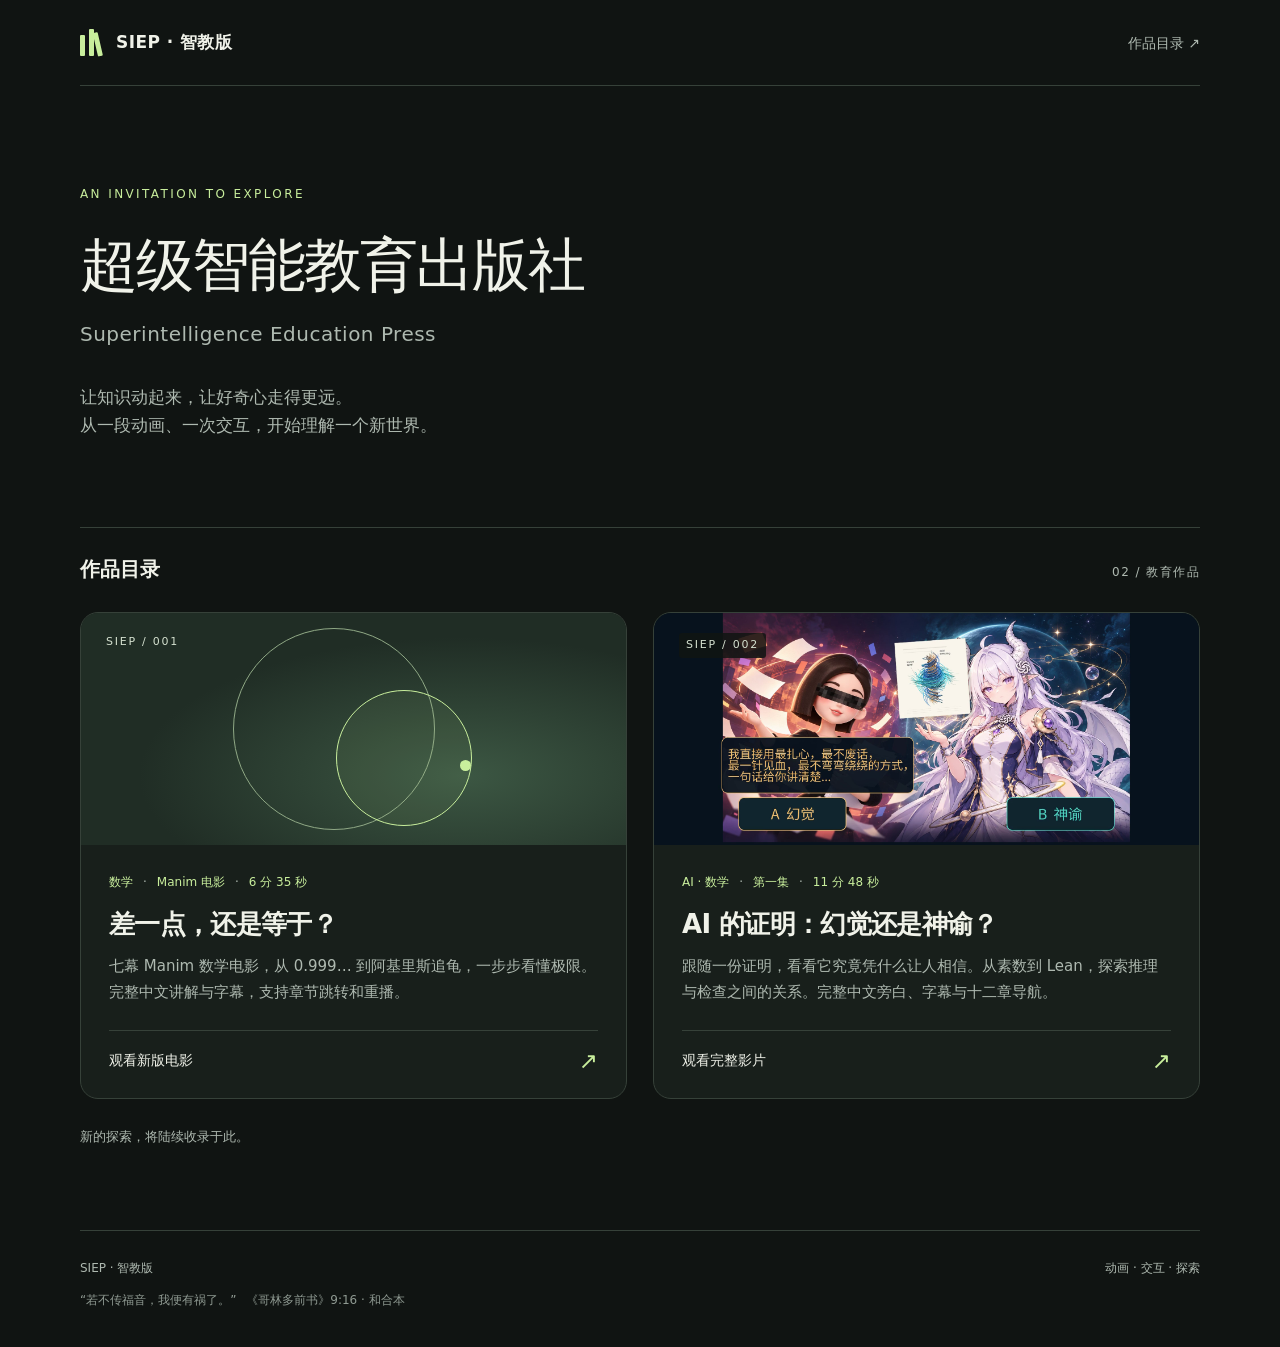
<file: index.html>
<!doctype html>
<html lang="zh-CN">
<head>
  <meta charset="utf-8">
  <meta name="viewport" content="width=device-width, initial-scale=1">
  <meta name="color-scheme" content="dark">
  <meta name="description" content="SIEP · 智教版，超级智能教育出版社的互动教育作品目录。用动画与交互，一起探索值得理解的知识。">
  <title>SIEP · 智教版｜超级智能教育出版社</title>
  <style>
    :root { color-scheme: dark; --bg:#101412; --panel:#181f1b; --ink:#f0f2e9; --muted:#aeb9b0; --line:#364139; --accent:#c8ee9c; }
    * { box-sizing:border-box; }
    html { scroll-behavior:smooth; }
    body { margin:0; background:var(--bg); color:var(--ink); font-family:system-ui,-apple-system,"Segoe UI","PingFang SC","Microsoft YaHei",sans-serif; line-height:1.7; }
    a { color:inherit; }
    a:focus-visible { outline:3px solid var(--accent); outline-offset:7px; }
    .skip { position:absolute; top:-80px; left:24px; padding:10px 18px; background:var(--accent); color:var(--bg); z-index:10; }
    .skip:focus { top:16px; }
    .wrap { width:min(1120px,calc(100% - 96px)); margin-inline:auto; }
    header { display:flex; align-items:center; justify-content:space-between; gap:24px; padding-block:28px; border-bottom:1px solid var(--line); }
    .brand { display:flex; align-items:center; gap:13px; text-decoration:none; font-size:17px; font-weight:700; letter-spacing:.025em; }
    .mark { display:grid; grid-template-columns:repeat(3,5px); gap:4px; align-items:end; height:27px; }
    .mark i { background:var(--accent); height:21px; border-radius:1px; }
    .mark i:nth-child(2) { height:27px; }.mark i:nth-child(3) { height:24px; transform:rotate(-13deg); transform-origin:bottom; }
    nav a { color:var(--muted); font-size:14px; text-decoration:none; padding:8px 0; }
    nav a:hover { color:var(--ink); }
    .hero { padding:92px 0 80px; max-width:840px; }
    .eyebrow { margin:0 0 22px; color:var(--accent); font-size:12px; letter-spacing:.2em; text-transform:uppercase; }
    h1 { font-size:clamp(32px,4.8vw,58px); font-weight:550; line-height:1.35; letter-spacing:-.035em; margin:0 0 12px; }
    .english { font-size:clamp(15px,2vw,20px); color:var(--muted); margin:0; font-weight:400; letter-spacing:.025em; }
    .intro { color:var(--muted); font-size:17px; margin:32px 0 0; max-width:590px; }
    .section-head { display:flex; gap:16px; justify-content:space-between; align-items:baseline; border-top:1px solid var(--line); padding-top:24px; margin-bottom:26px; }
    h2 { font-size:20px; margin:0; font-weight:600; }
    .count { font-size:12px; color:var(--muted); letter-spacing:.12em; }
    .catalog { display:grid; grid-template-columns:repeat(2,minmax(0,1fr)); gap:26px; }
    .work { border:1px solid var(--line); border-radius:18px; overflow:hidden; background:var(--panel); }
    .work-link { display:block; text-decoration:none; height:100%; }
    .work:focus-within { outline:3px solid var(--accent); outline-offset:5px; }
    .work-link:focus-visible { outline:none; }
    .cover { position:relative; height:232px; overflow:hidden; background:radial-gradient(ellipse at 70% 70%,#3c5743 0,transparent 60%),#202d25; }
    .cover::before { content:""; position:absolute; width:200px; height:200px; border:1px solid #8fa885; border-radius:50%; left:calc(50% - 121px); top:15px; }
    .cover::after { content:""; position:absolute; width:134px; height:134px; border:1px solid var(--accent); border-radius:50%; left:calc(50% - 18px); top:77px; background:#c8ee9c0c; }
    .proof-cover::before, .proof-cover::after { display:none; }
    .proof-cover img { width:100%; height:100%; object-fit:cover; }
    .proof-cover .cover-label { padding:3px 7px; background:#101412d9; border-radius:3px; }
    .cover-label { position:absolute; left:25px; top:20px; font-size:11px; letter-spacing:.16em; color:#d4e0cf; }
    .cover-dot { position:absolute; left:calc(50% + 106px); top:147px; width:11px; height:11px; background:var(--accent); border-radius:50%; }
    .work-body { padding:27px 28px 25px; }
    .meta { display:flex; align-items:center; gap:10px; font-size:12px; color:var(--accent); margin:0 0 13px; }
    .meta span+span::before { content:"·"; margin-right:10px; color:var(--muted); }
    h3 { font-size:26px; font-weight:600; line-height:1.4; letter-spacing:-.025em; margin:0 0 12px; }
    .description { margin:0; font-size:15px; color:var(--muted); }
    .open { display:flex; justify-content:space-between; align-items:center; border-top:1px solid var(--line); margin-top:25px; padding-top:18px; font-size:14px; }
    .arrow { color:var(--accent); font-size:23px; line-height:1; transition:transform .2s ease; }
    .work-link:hover .arrow { transform:translateX(5px); }
    .work-link:hover h3 { color:var(--accent); }
    .catalog-note { margin:27px 0 0; color:var(--muted); font-size:13px; }
    footer { border-top:1px solid var(--line); margin-top:82px; padding:27px 0 36px; display:flex; flex-wrap:wrap; justify-content:space-between; gap:12px; color:var(--muted); font-size:12px; }
    footer p { margin:0; }
    .footer-verse { width:100%; margin:0; color:#8f9a92; text-align:left; }
    .footer-verse p { display:inline; color:inherit; font-size:12px; line-height:1.7; }
    .footer-verse cite { display:inline; margin-left:6px; color:inherit; font-size:12px; font-style:normal; }
    @media(min-width:900px) { .hero { padding-block:98px 87px; } }
    @media(max-width:680px) { .wrap { width:calc(100% - 40px); } header { padding-block:22px; } .brand { font-size:15px; } .hero { padding-block:62px 55px; } .intro { font-size:16px; } .catalog { grid-template-columns:1fr; } .cover { height:220px; } .work-body { padding:24px; } h3 { font-size:25px; } footer { margin-top:60px; flex-direction:column; } }
    @media(prefers-reduced-motion:reduce) { html { scroll-behavior:auto; } .arrow { transition:none; } }
  </style>
</head>
<body>
  <a class="skip" href="#catalog">跳至作品目录</a>
  <div class="wrap">
    <header>
      <a class="brand" href="./index.html" aria-label="SIEP 智教版首页"><span class="mark" aria-hidden="true"><i></i><i></i><i></i></span>SIEP · 智教版</a>
      <nav aria-label="主导航"><a href="#catalog">作品目录 ↗</a></nav>
    </header>
    <main>
      <section class="hero" aria-labelledby="publisher-title">
        <p class="eyebrow" lang="en">An invitation to explore</p>
        <h1 id="publisher-title">超级智能教育出版社</h1>
        <p class="english" lang="en">Superintelligence Education Press</p>
        <p class="intro">让知识动起来，让好奇心走得更远。<br>从一段动画、一次交互，开始理解一个新世界。</p>
      </section>
      <section id="catalog" aria-labelledby="catalog-title">
        <div class="section-head"><h2 id="catalog-title">作品目录</h2><span class="count">02 / 教育作品</span></div>
        <div class="catalog">
          <article class="work">
            <a class="work-link" href="works/limits/index.html" aria-labelledby="limits-title" aria-describedby="limits-description">
              <div class="cover" aria-hidden="true"><span class="cover-label">SIEP / 001</span><span class="cover-dot"></span></div>
              <div class="work-body">
                <p class="meta"><span>数学</span><span>Manim 电影</span><span>6 分 35 秒</span></p>
                <h3 id="limits-title">差一点，还是等于？</h3>
                <p class="description" id="limits-description">七幕 Manim 数学电影，从 0.999… 到阿基里斯追龟，一步步看懂极限。完整中文讲解与字幕，支持章节跳转和重播。</p>
                <div class="open"><span>观看新版电影</span><span class="arrow" aria-hidden="true">↗</span></div>
              </div>
            </a>
          </article>
          <article class="work">
            <a class="work-link" href="works/ai-proof-episode-1/" aria-labelledby="ai-proof-title" aria-describedby="ai-proof-description">
              <div class="cover proof-cover" aria-hidden="true"><img src="works/ai-proof-episode-1/assets/opening-v2.png" alt="" loading="lazy"><span class="cover-label">SIEP / 002</span></div>
              <div class="work-body">
                <p class="meta"><span>AI · 数学</span><span>第一集</span><span>11 分 48 秒</span></p>
                <h3 id="ai-proof-title">AI 的证明：幻觉还是神谕？</h3>
                <p class="description" id="ai-proof-description">跟随一份证明，看看它究竟凭什么让人相信。从素数到 Lean，探索推理与检查之间的关系。完整中文旁白、字幕与十二章导航。</p>
                <div class="open"><span>观看完整影片</span><span class="arrow" aria-hidden="true">↗</span></div>
              </div>
            </a>
          </article>
        </div>
        <p class="catalog-note">新的探索，将陆续收录于此。</p>
      </section>
    </main>
    <footer>
      <p>SIEP · 智教版</p><p>动画 · 交互 · 探索</p>
      <blockquote class="footer-verse">
        <p>“若不传福音，我便有祸了。”</p>
        <cite>《哥林多前书》9:16 · 和合本</cite>
      </blockquote>
    </footer>
  </div>
</body>
</html>
</file>
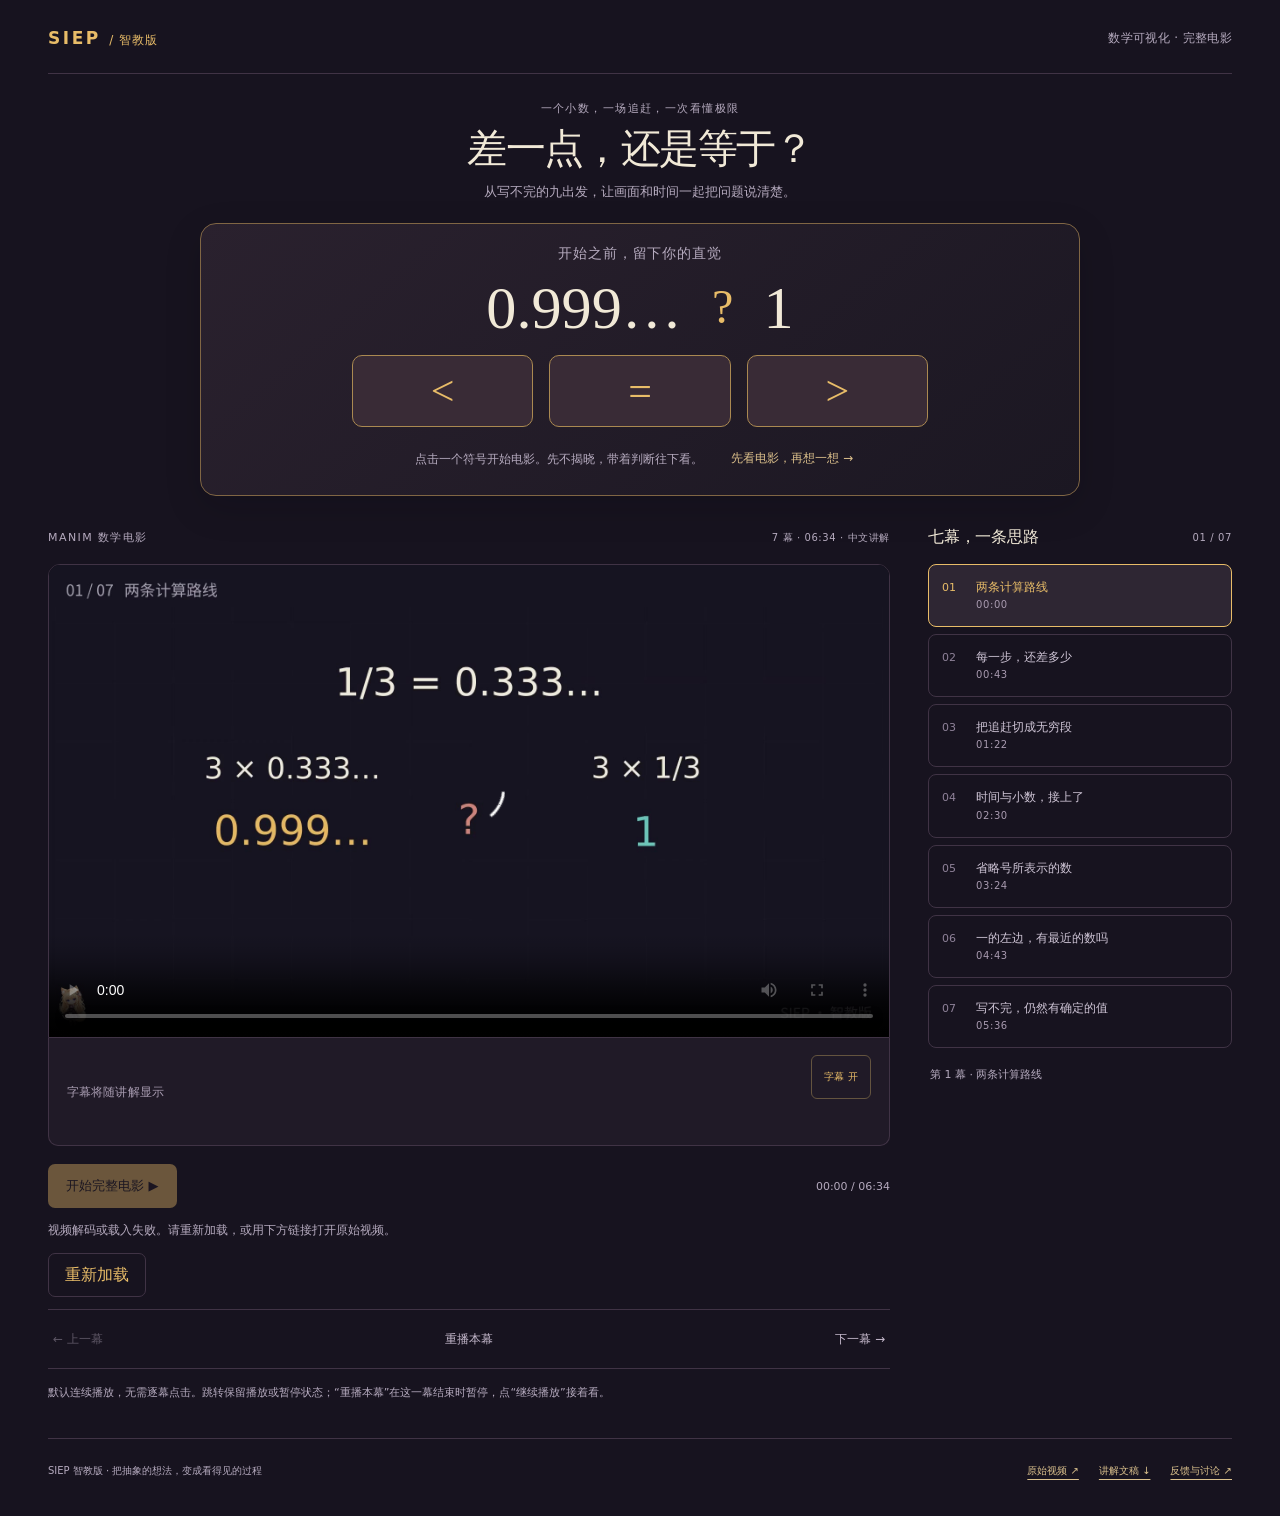
<file: works/limits/index.html>
<!doctype html>
<html lang="zh-CN">
<head>
  <meta charset="utf-8">
  <meta name="viewport" content="width=device-width, initial-scale=1">
  <meta name="color-scheme" content="dark">
  <meta name="theme-color" content="#17131f">
  <meta name="description" content="从写不完的小数，到一步步缩短的追赶。七幕 Manim 数学电影，完整中文讲解。">
  <title>差一点，还是等于？ · SIEP 智教版</title>
  <link rel="stylesheet" href="film.css?v=opening-layout-v2">
  <script src="film.js?v=audio-v2" defer></script>
</head>
<body>
<div class="page">
  <header>
    <a class="brand" href="../../" aria-label="SIEP 智教版首页">SIEP <span>/ 智教版</span></a>
    <span class="edition">数学可视化 <span aria-hidden="true">·</span> 完整电影</span>
  </header>
  <main>
    <section class="intro" aria-labelledby="film-title">
      <div class="intro-copy">
        <p class="eyebrow">一个小数，一场追赶，一次看懂极限</p>
        <h1 id="film-title">差一点，还是等于？</h1>
        <p class="lede">从写不完的九出发，让画面和时间一起把问题说清楚。</p>
      </div>
      <div class="opening" id="opening-choice" aria-labelledby="choice-title">
        <p class="eyebrow" id="choice-title">开始之前，留下你的直觉</p>
        <p class="opening-equation" aria-label="零点九循环，与一的大小关系是什么">0.999… <span class="question-mark" aria-hidden="true">?</span> 1</p>
        <div class="choice-buttons" role="group" aria-label="选择一个符号并开始电影">
          <button type="button" data-choice="less" aria-label="我的直觉是小于，开始电影">&lt;</button>
          <button type="button" data-choice="equal" aria-label="我的直觉是等于，开始电影">=</button>
          <button type="button" data-choice="greater" aria-label="我的直觉是大于，开始电影">&gt;</button>
        </div>
        <div class="choice-footer">
          <p class="choice-note">点击一个符号开始电影。先不揭晓，带着判断往下看。</p>
          <button type="button" class="text-button" id="skip-choice">先看电影，再想一想 →</button>
        </div>
      </div>
    </section>
    <section class="film-layout" aria-label="完整电影与章节">
      <div class="theater">
        <div class="section-heading"><p class="eyebrow">MANIM 数学电影</p><span id="film-duration" class="medium">七幕 · 中文讲解</span></div>
        <div class="video-frame">
          <video id="lecture-video" controls playsinline preload="none" aria-label="差一点，还是等于？完整 Manim 数学电影，含中文讲解与字幕">
            <track id="caption-track" kind="captions" srclang="zh-CN" label="简体中文">
            你的浏览器不支持视频播放，请使用下方的原始视频链接。
          </video>
        </div>
        <div class="caption-strip" id="caption-strip" role="group" aria-label="中文字幕">
          <p id="caption-text" class="caption-text" aria-live="off">字幕将随讲解显示</p>
          <button id="caption-toggle" class="caption-toggle" type="button" aria-pressed="true" aria-label="中文字幕已开启，点击关闭">字幕 开</button>
        </div>
        <div class="playback-row">
          <button type="button" class="primary" id="play-button">开始完整电影 <span aria-hidden="true">▶</span></button>
          <span class="time" id="time-display" aria-label="播放进度">00:00 / —</span>
        </div>
        <p id="playback-status" class="playback-status" role="status" aria-live="polite">正在准备电影信息…</p>
        <div class="load-row">
          <progress id="load-progress" aria-label="完整视频下载进度"></progress>
          <button id="retry-load" type="button" hidden>重新加载</button>
        </div>
        <div class="chapter-actions">
          <button id="previous-chapter" type="button" disabled>← 上一幕</button>
          <button id="replay-chapter" type="button" disabled>重播本幕</button>
          <button id="next-chapter" type="button" disabled>下一幕 →</button>
        </div>
        <p class="lecture-note">默认连续播放，无需逐幕点击。跳转保留播放或暂停状态；“重播本幕”在这一幕结束时暂停，点“继续播放”接着看。</p>
        <p id="caption-note" class="lecture-note" hidden></p>
      </div>
      <aside class="chapter-panel" aria-labelledby="chapters-title">
        <div class="section-heading"><h2 id="chapters-title">七幕，一条思路</h2><span class="chapter-counter" id="chapter-counter">01 / 07</span></div>
        <nav class="chapters" id="chapters" aria-label="电影章节"></nav>
        <p id="chapter-summary" class="chapter-summary">加载后，可以从任意一幕开始。</p>
      </aside>
    </section>
    <section class="after-film" id="after-film" aria-labelledby="after-film-title" hidden>
      <p class="eyebrow">把电影留在这里，把问题带走</p>
      <h2 id="after-film-title">还有一个想追问的地方？</h2>
      <p>哪里让你恍然大悟，哪里还值得讲清楚，都可以写下来。</p>
      <a class="issue-link" href="https://github.com/1172100122/superintelligence-education-press/issues" target="_blank" rel="noopener noreferrer">到 GitHub Issues 留下问题 ↗</a>
    </section>
    <noscript><p class="noscript">请开启 JavaScript 使用章节播放。也可以<a href="film.mp4?v=audio-v2-3290c2e3">直接打开完整电影</a>，或<a href="film-script.txt">阅读讲解文稿</a>。</p></noscript>
  </main>
  <footer>
    <span>SIEP 智教版 <span aria-hidden="true">·</span> 把抽象的想法，变成看得见的过程</span>
    <div class="footer-links">
      <a id="video-link" href="film.mp4?v=audio-v2-3290c2e3">原始视频 ↗</a>
      <a id="transcript-link" href="film-script.txt" download hidden>讲解文稿 ↓</a>
      <a href="https://github.com/1172100122/superintelligence-education-press/issues" target="_blank" rel="noopener noreferrer">反馈与讨论 ↗</a>
    </div>
  </footer>
</div>
</body>
</html>
</file>
<file: works/limits/film.css>
:root{font-family:system-ui,-apple-system,"Segoe UI","Microsoft YaHei",sans-serif;color:#f1e9d7;background:#17131f;font-synthesis:none;--muted:#b5aabe;--gold:#e8bc68;--line:#403345;--teal:#80beb6}*{box-sizing:border-box}html{scroll-behavior:smooth}body{margin:0}button,a{touch-action:manipulation;-webkit-tap-highlight-color:transparent}button{font:inherit;cursor:pointer}button:disabled{cursor:default;opacity:.4}button:focus-visible,a:focus-visible,video:focus-visible{outline:3px solid var(--teal);outline-offset:4px}a{color:inherit;text-underline-offset:5px}[hidden]{display:none!important}.page{max-width:1440px;margin:auto;padding:28px 48px}header{display:flex;align-items:center;justify-content:space-between;gap:20px;padding-bottom:24px;border-bottom:1px solid var(--line)}.brand{text-decoration:none;font-size:17px;font-weight:700;letter-spacing:.15em;color:var(--gold)}.brand span{font-size:12px;font-weight:400;letter-spacing:.08em}.edition{font-size:12px;color:var(--muted);letter-spacing:.03em}.intro{display:grid;justify-items:center;gap:20px;padding:26px 0 30px}.intro-copy{min-width:0;max-width:100%;text-align:center}.intro-copy .eyebrow{margin-bottom:6px}.eyebrow{font-size:11px;letter-spacing:.13em;margin:0 0 12px;color:var(--muted);line-height:1.6}h1{font-size:clamp(28px,3.1vw,40px);font-weight:500;line-height:1.25;letter-spacing:-.04em;margin:0 0 8px}h2{font-weight:500}.lede{color:var(--muted);font-size:13px;line-height:1.7;margin:0}.opening{width:min(100%,880px);min-width:0;text-align:center;border:1px solid #806644;border-radius:16px;padding:18px 32px 12px;background:linear-gradient(140deg,#2a212e,#1b1722);box-shadow:0 12px 36px #09060d26}.opening .eyebrow{font-size:14px;letter-spacing:.06em;margin:0}.opening-equation{display:flex;justify-content:center;align-items:center;gap:24px;font-family:Georgia,"Times New Roman",serif;font-variant-numeric:lining-nums;font-size:clamp(44px,4.7vw,62px);line-height:1.1;margin:10px 0 14px;white-space:nowrap}.question-mark{color:var(--gold);font-size:.8em;min-width:.7em;text-align:center}.choice-buttons{display:grid;grid-template-columns:repeat(3,minmax(0,1fr));gap:16px;max-width:576px;margin:0 auto}.choice-buttons button{width:100%;min-width:0;min-height:72px;padding:8px;border:1px solid #aa8951;border-radius:10px;background:#392b36;color:var(--gold);font:42px/1 Georgia,serif;transition:background .15s,transform .15s}.choice-buttons button:hover{background:#4a3640;transform:translateY(-2px)}.choice-footer{display:flex;justify-content:center;align-items:center;flex-wrap:wrap;gap:0 16px;margin-top:8px}.choice-note{font-size:12px;color:var(--muted);line-height:1.7;margin:0}.text-button{border:0;background:transparent;color:#dbbf8b;font-size:12px;min-height:48px;padding:10px 12px}.film-layout{display:grid;grid-template-columns:minmax(0,1fr) 276px;gap:32px;align-items:start}.theater{min-width:0}.section-heading{display:flex;align-items:center;justify-content:space-between;gap:12px;margin-bottom:14px;min-height:24px}.section-heading .eyebrow{margin:0}.section-heading h2{font-size:16px;letter-spacing:-.015em;margin:0}.medium,.chapter-counter{font-size:10px;letter-spacing:.06em;color:var(--muted);white-space:nowrap;font-variant-numeric:tabular-nums}.video-frame{border:1px solid var(--line);border-radius:12px;overflow:hidden;background:#100c15}video{display:block;width:100%;aspect-ratio:16/9;background:#100c15}video::cue{background:#100c15db;color:#fff6e6;font-size:85%}.playback-row{display:flex;justify-content:space-between;align-items:center;gap:12px;margin-top:18px}.primary{border:0;background:var(--gold);color:#211924;border-radius:7px;font-size:13px;font-weight:600;padding:12px 18px;min-height:44px}.primary:hover{background:#f6cd85}.time{font-size:11px;color:var(--muted);font-variant-numeric:tabular-nums;white-space:nowrap}.playback-status{font-size:12px;color:var(--muted);line-height:1.7;min-height:21px;margin:12px 0}.load-row{display:flex;align-items:center;gap:15px;margin:0 0 12px;min-width:0}.load-row:has(progress[hidden]):has(button[hidden]){display:none}.load-row progress{width:100%;height:5px;accent-color:var(--gold)}.load-row button{color:var(--gold);background:transparent;border:1px solid var(--line);border-radius:7px;padding:10px 16px;min-height:44px;white-space:nowrap}.chapters{display:grid;gap:7px}.chapters button{display:grid;grid-template-columns:26px 1fr;column-gap:8px;width:100%;border:1px solid var(--line);background:transparent;color:#cfc5d6;padding:11px 13px;text-align:left;border-radius:8px;font-size:12px;line-height:1.6;min-height:59px}.chapters .chapter-number{color:#8f8299;grid-row:span 2;font-size:11px;padding-top:1px;font-variant-numeric:tabular-nums}.chapters .chapter-time{display:block;font-size:10px;font-variant-numeric:tabular-nums;color:#a89aaf;letter-spacing:.06em}.chapters .chapter-name{display:block}.chapters button[aria-current=true]{background:#2e2633;border-color:var(--gold);color:var(--gold)}.chapters button[aria-current=true] .chapter-number{color:var(--gold)}.chapters button[data-pending=true]{border-style:dashed;border-color:var(--gold)}.chapters button:hover{background:#2e2633}.chapter-summary{font-size:11px;line-height:1.9;color:var(--muted);margin:17px 2px 0;min-height:21px}.chapter-actions{display:flex;justify-content:space-between;gap:20px;border-top:1px solid var(--line);border-bottom:1px solid var(--line);padding:7px 0}.chapter-actions button{padding:10px 5px;border:0;background:transparent;color:#c5b9cc;font-size:12px;min-height:44px}.chapter-actions button:hover:enabled{color:var(--gold)}.lecture-note{font-size:11px;line-height:1.9;color:var(--muted);margin:14px 0 0}.after-film{margin-top:34px;border:1px solid #58462f;padding:28px 30px;border-radius:12px;background:#241d28}.after-film h2{font-size:26px;line-height:1.4;margin:0 0 13px}.after-film>p:not(.eyebrow){color:var(--muted);font-size:13px;line-height:1.9}.issue-link{display:inline-block;margin:5px 0 0;color:var(--gold);font-size:13px;min-height:32px}.noscript{line-height:1.9;color:var(--gold)}footer{display:flex;justify-content:space-between;gap:16px;flex-wrap:wrap;border-top:1px solid var(--line);margin-top:34px;padding:22px 0 8px;color:var(--muted);font-size:10px;line-height:1.9}.footer-links{display:flex;gap:20px;flex-wrap:wrap}footer a{color:#dbc18d}@media(min-width:1250px){.film-layout{grid-template-columns:minmax(0,1fr) 304px;gap:38px}.chapters button{padding-top:13px;padding-bottom:13px}}@media(max-width:980px){.page{padding:25px 28px}.film-layout{grid-template-columns:minmax(0,1fr)}.chapter-panel{margin-top:4px}.chapters{grid-template-columns:repeat(2,minmax(0,1fr))}.chapter-summary{margin-top:12px}}@media(max-width:650px){.page{padding:22px 18px}header{gap:12px;padding-bottom:21px}.brand{font-size:15px}.brand span,.edition{font-size:10px}.intro{gap:18px;padding:24px 0}.intro h1{font-size:clamp(28px,6vw,36px)}.intro-copy .eyebrow{font-size:10px}.lede{font-size:12px;max-width:30em;margin:0 auto}.opening{padding:18px 16px 10px;border-radius:12px}.opening .eyebrow{font-size:13px}.opening-equation{gap:18px;margin:12px 0 16px;font-size:44px}.choice-buttons{gap:10px}.choice-buttons button{min-height:64px;font-size:36px}.choice-footer{margin-top:12px}.film-layout{gap:26px}.section-heading h2{font-size:16px}.chapter-actions{gap:8px}.after-film{padding:24px 20px}.after-film h2{font-size:23px}footer{margin-top:28px}.footer-links{gap:18px}.chapters button{padding:11px 9px;column-gap:4px;font-size:11px}.chapters .chapter-number{font-size:10px}}@media(max-width:380px){.page{padding:18px 12px}.edition{font-size:9px}.brand{font-size:14px}.brand span{font-size:9px}.time{font-size:10px}.primary{padding:12px}.chapters{grid-template-columns:1fr}.chapters button{font-size:12px}.intro h1{font-size:28px}.opening-equation{gap:14px;font-size:40px}}@media(prefers-reduced-motion:reduce){html{scroll-behavior:auto}.choice-buttons button{transition:none}.choice-buttons button:hover{transform:none}}

.caption-strip{display:flex;align-items:center;gap:16px;min-height:108px;padding:16px 18px;background:#201a27;border:1px solid var(--line);border-top:0;border-radius:0 0 10px 10px}.caption-text{flex:1;min-width:0;margin:0;color:#e9e0ed;font-size:14px;line-height:1.85;letter-spacing:.01em;white-space:pre-line;overflow-wrap:anywhere}.caption-text[data-idle=true]{color:#a99db2;font-size:12px}.caption-toggle{align-self:flex-start;flex-shrink:0;margin-top:1px;min-width:60px;min-height:44px;padding:8px 7px;border:1px solid #64543f;border-radius:6px;background:transparent;color:var(--gold);font-size:10px;letter-spacing:.03em}.caption-toggle[aria-pressed=false]{border-color:var(--line);color:var(--muted)}.video-frame{border-radius:12px 12px 0 0}.caption-strip[data-native-fullscreen=true] .caption-text{visibility:hidden}@media(max-width:980px){.caption-strip{min-height:112px}}@media(max-width:650px){.caption-strip{position:relative;display:block;min-height:180px;padding:16px 16px 55px}.caption-text{font-size:15px;line-height:1.9}.caption-toggle{position:absolute;bottom:9px;right:12px;min-height:36px;padding:6px 9px}.caption-text[data-idle=true]{font-size:12px}}@media(max-width:380px){.caption-strip{min-height:180px;padding-left:13px;padding-right:13px}.caption-text{font-size:14px}}

/* Keep the opening prominent without spending the whole landscape viewport on it. */
@media(orientation:landscape) and (max-height:720px){.page{padding-top:18px}header{padding-bottom:18px}.intro{gap:16px;padding:18px 0 24px}.intro-copy .eyebrow{display:none}.intro h1{font-size:32px;margin-bottom:6px}.opening{padding:14px 24px 8px}.opening-equation{font-size:48px;margin:8px 0 10px}.choice-buttons button{min-height:64px;font-size:38px}}
@media(orientation:landscape) and (max-height:480px){.page{padding-top:12px}header{padding-bottom:12px}.intro{gap:12px;padding:14px 0 18px}.intro h1{font-size:28px;margin:0}.intro-copy .lede{display:none}.opening{padding:10px 20px 6px}.opening .eyebrow{font-size:12px}.opening-equation{font-size:40px;margin:6px 0 8px}.choice-buttons button{min-height:48px;font-size:32px}.choice-footer{margin-top:6px}.choice-note{font-size:11px}}
</file>
